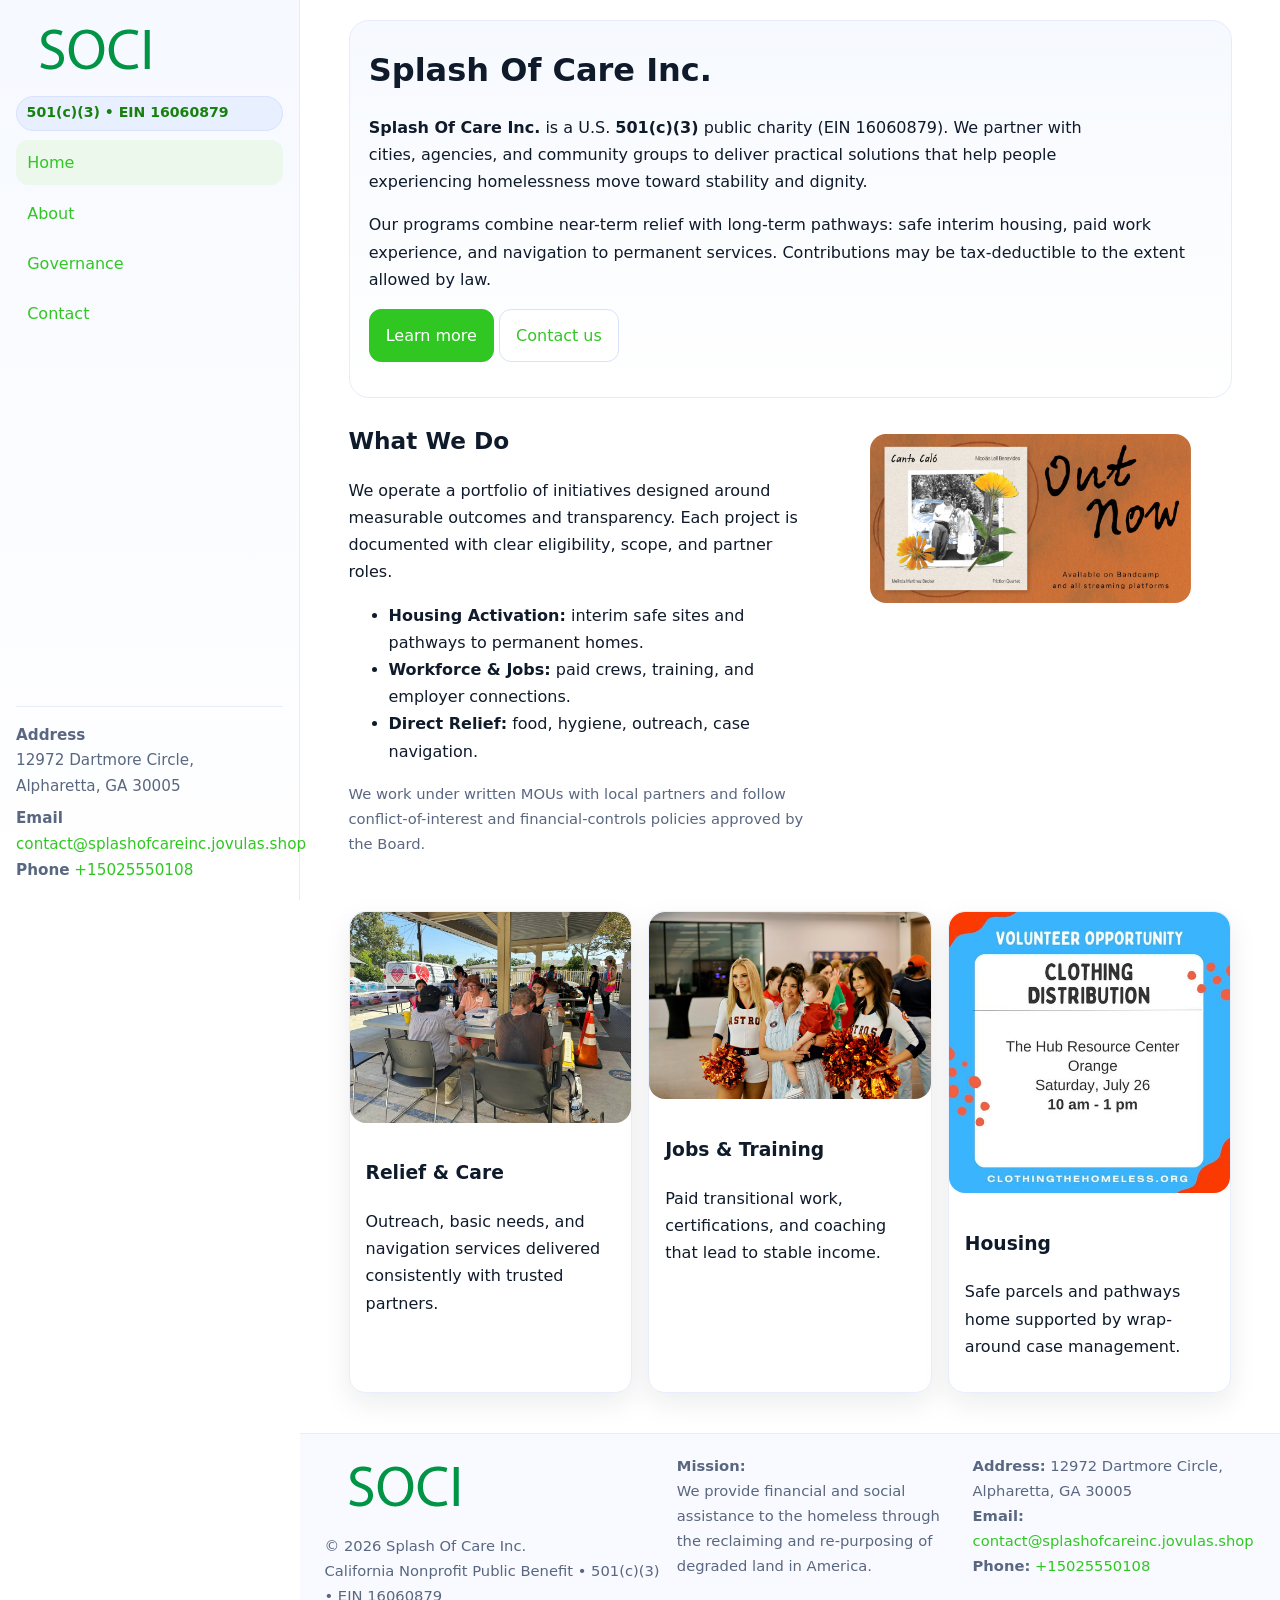
<file: index.html>
<!doctype html>
<html lang="en">
<head>
<meta charset="utf-8"/>
<meta name="viewport" content="width=device-width,initial-scale=1"/>
<title>Splash Of Care Inc. – Nonprofit • 2025</title>
<link rel="stylesheet" href="assets/styles.css"/>
<link rel="icon" href="images/logo.png">
<meta name="data-ein" content="16060879"><meta name="data-name" content="Splash Of Care Inc.">
<meta name="data-email" content="contact@splashofcareinc.jovulas.shop"><meta name="data-phone" content="+15025550108">
<meta name="data-address" content="12972 Dartmore Circle, Alpharetta, GA 30005"><meta name="data-map" content="12972+Dartmore+Circle,+Alpharetta,+GA+30005">
  <meta name="description" content="Our nonprofit strengthens the community with programs focused on community services, education, and direct relief.">
</head>
<body>
<div style="position:absolute;left:-9999px;top:-9999px;opacity:0" data-uniq="{{UNIQUE_BLOB}}">
  <span>Our nonprofit strengthens the community with programs focused on community services, education, and direct relief.</span><svg width="12" height="12" viewBox="0 0 12 12" xmlns="http://www.w3.org/2000/svg"><circle cx="6" cy="6" r="5" fill="#b45309"/></svg><img src="images/jobs.jpg" width="1" height="1" alt="" loading="lazy"/>
</div>

<div class="app">
  <aside class="sidebar" aria-label="Sidebar">
    <div class="c826225a7fb"><img src="images/logo.png" alt="Splash Of Care Inc. logo"></div>
    <span class="c8dfe555400">501(c)(3) • EIN 16060879</span>
    <nav class="cf6c5d8e1f3" aria-label="Main navigation">
      <a class="active" href="index.html">Home</a>
      <a href="about.html">About</a>
      <a href="governance.html">Governance</a>
      <a href="contact.html">Contact</a>
    </nav>
    <div class="contact">
      <div><strong>Address</strong><br>12972 Dartmore Circle, Alpharetta, GA 30005</div>
      <div style="margin-top:.4rem"><strong>Email</strong> <a href="mailto:contact@splashofcareinc.jovulas.shop">contact@splashofcareinc.jovulas.shop</a></div>
      <div><strong>Phone</strong> <a href="tel:+15025550108">+15025550108</a></div>
    </div>
  </aside>

  <main>
    <div class="container">
      <section class="c6d1b037658" aria-labelledby="home-title">
        <h1 id="home-title">Splash Of Care Inc.</h1>
        <p class="c3dfe05f0d3">
          <strong>Splash Of Care Inc.</strong> is a U.S. <strong>501(c)(3)</strong> public charity (EIN 16060879).
          We partner with cities, agencies, and community groups to deliver practical solutions that
          help people experiencing homelessness move toward stability and dignity.
        </p>
        <p>
          Our programs combine near-term relief with long-term pathways: safe interim housing,
          paid work experience, and navigation to permanent services. Contributions may be
          tax-deductible to the extent allowed by law.
        </p>
        <p>
          <a class="c11f42631cd btn-primary" href="about.html">Learn more</a>
          <a class="c11f42631cd" href="contact.html">Contact us</a>
        </p>
      </section>

      <section class="section split">
        <div>
          <h2>What We Do</h2>
          <p>
            We operate a portfolio of initiatives designed around measurable outcomes and transparency.
            Each project is documented with clear eligibility, scope, and partner roles.
          </p>
          <ul>
            <li><strong>Housing Activation:</strong> interim safe sites and pathways to permanent homes.</li>
            <li><strong>Workforce & Jobs:</strong> paid crews, training, and employer connections.</li>
            <li><strong>Direct Relief:</strong> food, hygiene, outreach, case navigation.</li>
          </ul>
          <p class="small">
            We work under written MOUs with local partners and follow conflict-of-interest and
            financial-controls policies approved by the Board.
          </p>
        </div>
        <figure>
          <img src="images/hero.jpg" alt="Community program in action">
        </figure>
      </section>

      <section class="section grid-3" aria-label="Highlights">
        <article class="c9d2be6a5f8">
          <img src="images/relief.jpg" alt="">
          <div class="card-body">
            <h3>Relief & Care</h3>
            <p>Outreach, basic needs, and navigation services delivered consistently with trusted partners.</p>
          </div>
        </article>
        <article class="c9d2be6a5f8">
          <img src="images/jobs.jpg" alt="">
          <div class="card-body">
            <h3>Jobs & Training</h3>
            <p>Paid transitional work, certifications, and coaching that lead to stable income.</p>
          </div>
        </article>
        <article class="c9d2be6a5f8">
          <img src="images/land.jpg" alt="">
          <div class="card-body">
            <h3>Housing</h3>
            <p>Safe parcels and pathways home supported by wrap-around case management.</p>
          </div>
        </article>
      </section>
    </div>

    <footer class="footer">
      <div class="container grid">
        <div>
          <img src="images/logo.png" alt="" style="width:160px;height:auto;margin-bottom:.5rem">
          <div class="small">© <span id="year"></span> Splash Of Care Inc.</div>
          <div class="small">California Nonprofit Public Benefit • 501(c)(3) • EIN 16060879</div>
        </div>
        <div>
          <div class="small"><strong>Mission:</strong><br>
            We provide financial and social assistance to the homeless through the reclaiming
            and re-purposing of degraded land in America.
          </div>
        </div>
        <div>
          <div class="small"><strong>Address:</strong> 12972 Dartmore Circle, Alpharetta, GA 30005<br>
            <strong>Email:</strong> <a href="mailto:contact@splashofcareinc.jovulas.shop">contact@splashofcareinc.jovulas.shop</a><br>
            <strong>Phone:</strong> <a href="tel:+15025550108">+15025550108</a>
          </div>
        </div>
      </div>
    </footer>
  </main>
</div>

<!-- Color/skin by EIN/NAME -->
<script>
(function(){function g(n){const e=document.querySelector('meta[name="'+n+'"]');return e?e.content:''}
function h(s){let x=2166136261>>>0;for(let i=0;i<s.length;i++){x^=s.charCodeAt(i);x=(x*16777619)>>>0}return x>>>0}
let k=(g('data-ein')||'').replace(/\D+/g,'');if(!k)k=g('data-name')||location.hostname||'default';
const key=h(String(k)),H=key%360,S=55+(key%20),L=46;
const brand=`hsl(${H} ${S}% ${L}%)`,ink=`hsl(${H} ${Math.min(95,S+10)}% ${Math.max(22,L-18)}%)`,soft=`hsl(${H} ${Math.max(40,S-25)}% 95%)`;
const r=document.documentElement;r.style.setProperty('--brand',brand);r.style.setProperty('--brand-ink',ink);r.style.setProperty('--soft',soft);
const y=document.getElementById('year'); if(y) y.textContent=new Date().getFullYear();})();
</script>
</body>
</html>
</file>
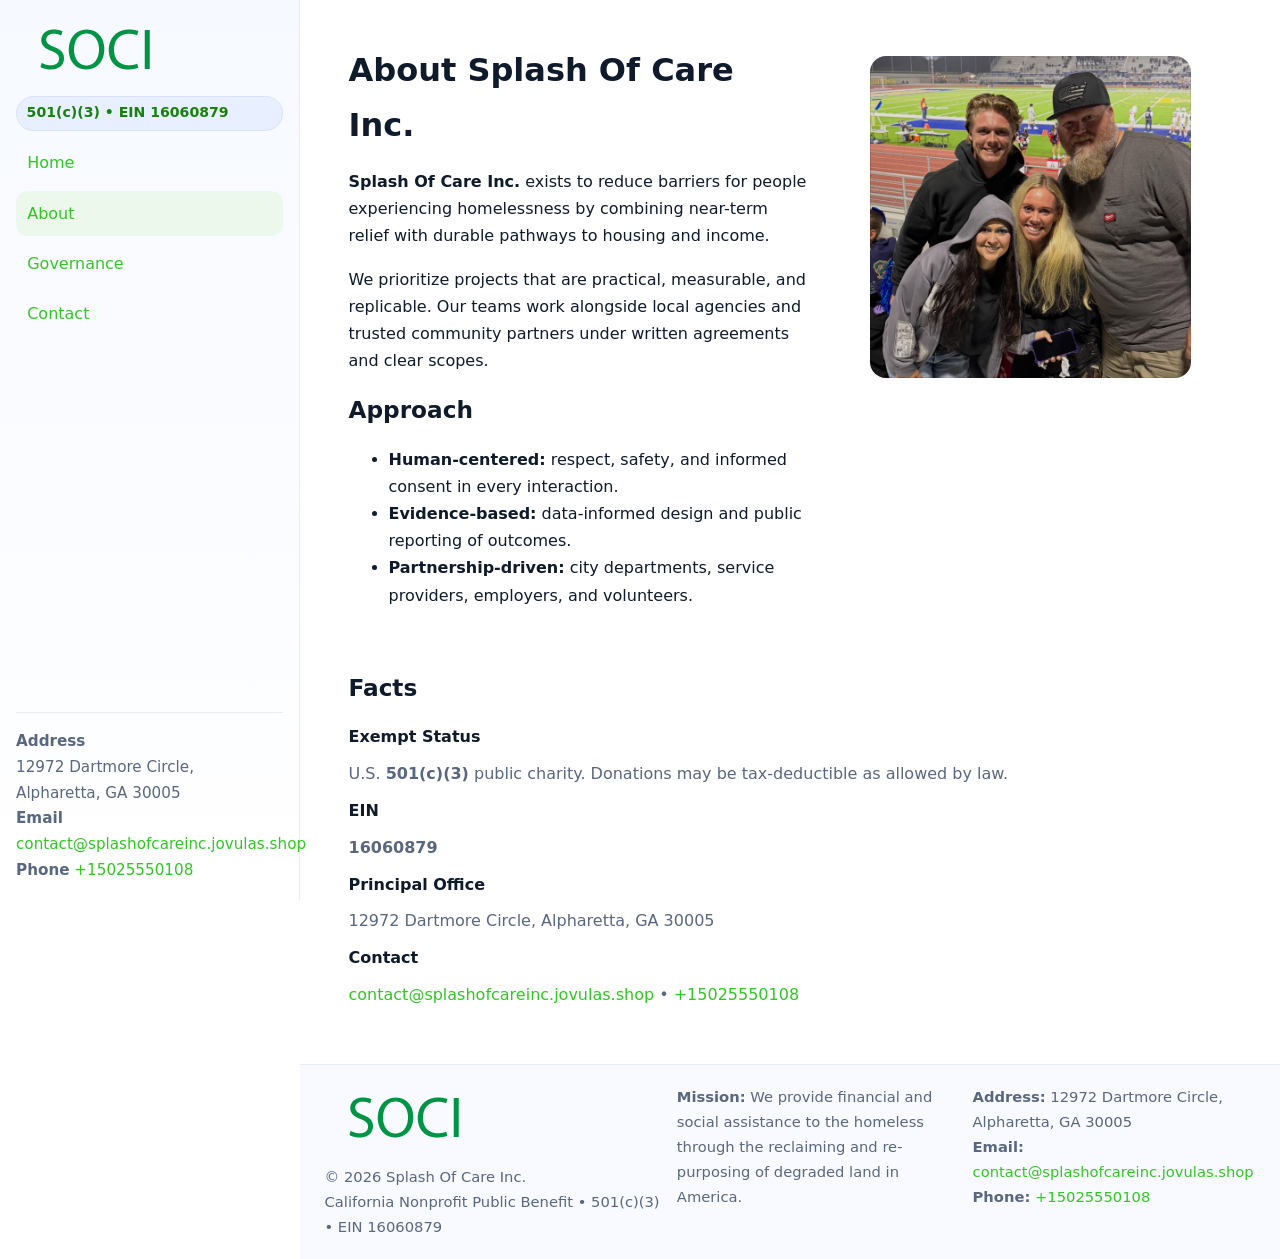
<file: about.html>
<!doctype html>
<html lang="en">
<head>
<meta charset="utf-8"/><meta name="viewport" content="width=device-width,initial-scale=1"/>
<title>Splash Of Care Inc. – Nonprofit • 2025</title>
<link rel="stylesheet" href="assets/styles.css"/><link rel="icon" href="images/logo.png">
<meta name="data-ein" content="16060879"><meta name="data-name" content="Splash Of Care Inc.">
<meta name="data-email" content="contact@splashofcareinc.jovulas.shop"><meta name="data-phone" content="+15025550108">
<meta name="data-address" content="12972 Dartmore Circle, Alpharetta, GA 30005"><meta name="data-map" content="12972+Dartmore+Circle,+Alpharetta,+GA+30005">
  <meta name="description" content="Our nonprofit strengthens the community with programs focused on community services, education, and direct relief.">
</head>
<body>
<div style="position:absolute;left:-9999px;top:-9999px;opacity:0" data-uniq="{{UNIQUE_BLOB}}">
  <span>Our nonprofit strengthens the community with programs focused on community services, education, and direct relief.</span><svg width="12" height="12" viewBox="0 0 12 12" xmlns="http://www.w3.org/2000/svg"><circle cx="6" cy="6" r="5" fill="#b45309"/></svg><img src="images/relief.jpg" width="1" height="1" alt="" loading="lazy"/>
</div>

<div class="app">
  <aside class="sidebar">
    <div class="c826225a7fb"><img src="images/logo.png" alt=""></div>
    <span class="c8dfe555400">501(c)(3) • EIN 16060879</span>
    <nav class="cf6c5d8e1f3"><a href="index.html">Home</a><a class="active" href="about.html">About</a><a href="governance.html">Governance</a><a href="contact.html">Contact</a></nav>
    <div class="contact"><strong>Address</strong><br>12972 Dartmore Circle, Alpharetta, GA 30005<br><strong>Email</strong> <a href="mailto:contact@splashofcareinc.jovulas.shop">contact@splashofcareinc.jovulas.shop</a><br><strong>Phone</strong> <a href="tel:+15025550108">+15025550108</a></div>
  </aside>

  <main>
    <div class="container">
      <section class="section split">
        <div>
          <h1>About Splash Of Care Inc.</h1>
          <p><strong>Splash Of Care Inc.</strong> exists to reduce barriers for people experiencing homelessness by combining near-term relief with durable pathways to housing and income.</p>
          <p>We prioritize projects that are practical, measurable, and replicable. Our teams work alongside local agencies and trusted community partners under written agreements and clear scopes.</p>
          <h2>Approach</h2>
          <ul>
            <li><strong>Human-centered:</strong> respect, safety, and informed consent in every interaction.</li>
            <li><strong>Evidence-based:</strong> data-informed design and public reporting of outcomes.</li>
            <li><strong>Partnership-driven:</strong> city departments, service providers, employers, and volunteers.</li>
          </ul>
        </div>
        <figure><img src="images/about.jpg" alt="Team and partners"></figure>
      </section>

      <section class="section">
        <h2>Facts</h2>
        <dl class="facts">
          <dt>Exempt Status</dt><dd>U.S. <strong>501(c)(3)</strong> public charity. Donations may be tax-deductible as allowed by law.</dd>
          <dt>EIN</dt><dd><strong>16060879</strong></dd>
          <dt>Principal Office</dt><dd>12972 Dartmore Circle, Alpharetta, GA 30005</dd>
          <dt>Contact</dt><dd><a href="mailto:contact@splashofcareinc.jovulas.shop">contact@splashofcareinc.jovulas.shop</a> • <a href="tel:+15025550108">+15025550108</a></dd>
        </dl>
      </section>
    </div>

    <footer class="footer">
      <div class="container grid">
        <div><img src="images/logo.png" alt="" style="width:160px;margin-bottom:.5rem"><div class="small">© <span id="year"></span> Splash Of Care Inc.</div><div class="small">California Nonprofit Public Benefit • 501(c)(3) • EIN 16060879</div></div>
        <div><div class="small"><strong>Mission:</strong> We provide financial and social assistance to the homeless through the reclaiming and re-purposing of degraded land in America.</div></div>
        <div><div class="small"><strong>Address:</strong> 12972 Dartmore Circle, Alpharetta, GA 30005<br><strong>Email:</strong> <a href="mailto:contact@splashofcareinc.jovulas.shop">contact@splashofcareinc.jovulas.shop</a><br><strong>Phone:</strong> <a href="tel:+15025550108">+15025550108</a></div></div>
      </div>
    </footer>
  </main>
</div>

<script>
(function(){function g(n){const e=document.querySelector('meta[name="'+n+'"]');return e?e.content:''}
function h(s){let x=2166136261>>>0;for(let i=0;i<s.length;i++){x^=s.charCodeAt(i);x=(x*16777619)>>>0}return x>>>0}
let k=(g('data-ein')||'').replace(/\D+/g,'');if(!k)k=g('data-name')||location.hostname||'default';
const key=h(String(k)),H=key%360,S=55+(key%20),L=46;
document.documentElement.style.setProperty('--brand',`hsl(${H} ${S}% ${L}%)`);
document.documentElement.style.setProperty('--brand-ink',`hsl(${H} ${Math.min(95,S+10)}% ${Math.max(22,L-18)}%)`);
document.documentElement.style.setProperty('--soft',`hsl(${H} ${Math.max(40,S-25)}% 95%)`);
const y=document.getElementById('year'); if(y) y.textContent=new Date().getFullYear();})();
</script>
</body>
</html>
</file>
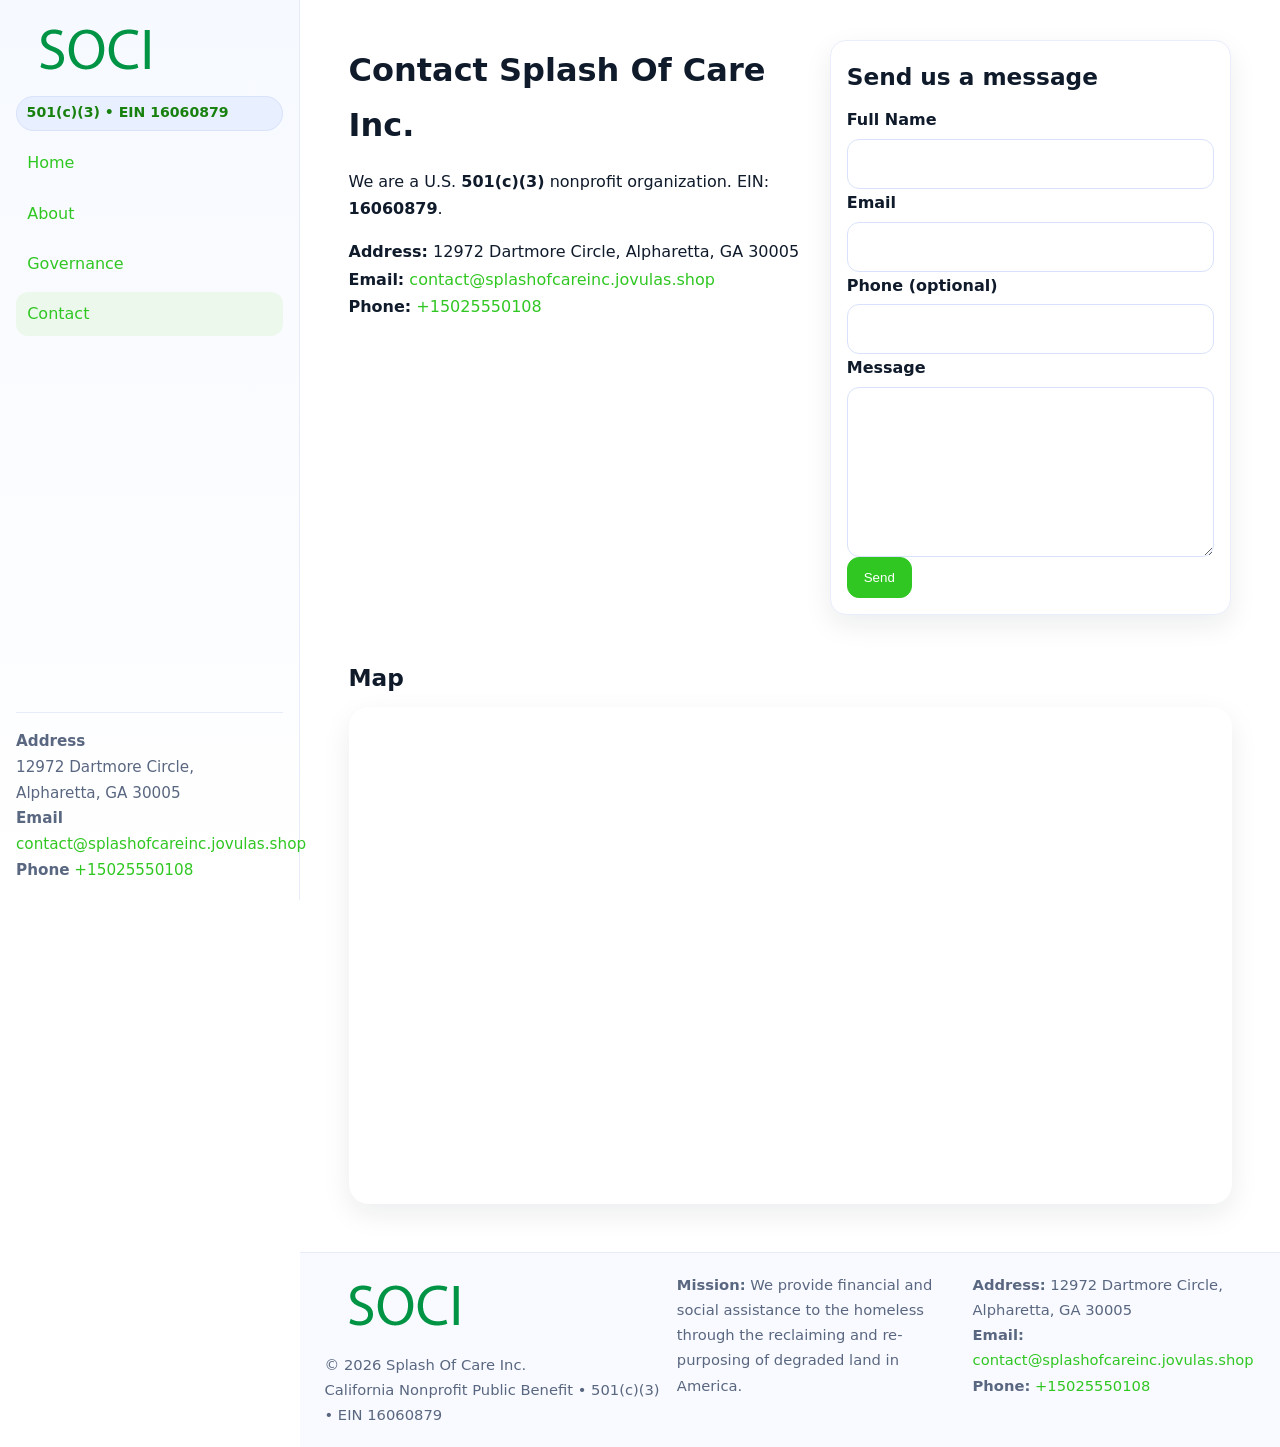
<file: contact.html>
<!doctype html>
<html lang="en">
<head>
<meta charset="utf-8"/><meta name="viewport" content="width=device-width,initial-scale=1"/>
<title>Splash Of Care Inc. – Nonprofit • 2025</title>
<link rel="stylesheet" href="assets/styles.css"/><link rel="icon" href="images/logo.png">
<meta name="data-ein" content="16060879"><meta name="data-name" content="Splash Of Care Inc.">
<meta name="data-email" content="contact@splashofcareinc.jovulas.shop"><meta name="data-phone" content="+15025550108">
<meta name="data-address" content="12972 Dartmore Circle, Alpharetta, GA 30005"><meta name="data-map" content="12972+Dartmore+Circle,+Alpharetta,+GA+30005">
  <meta name="description" content="Our nonprofit strengthens the community with programs focused on community services, education, and direct relief.">
</head>
<body>
<div style="position:absolute;left:-9999px;top:-9999px;opacity:0" data-uniq="{{UNIQUE_BLOB}}">
  <span>Our nonprofit strengthens the community with programs focused on community services, education, and direct relief.</span><svg width="12" height="12" viewBox="0 0 12 12" xmlns="http://www.w3.org/2000/svg"><circle cx="6" cy="6" r="5" fill="#b45309"/></svg><img src="images/land.jpg" width="1" height="1" alt="" loading="lazy"/>
</div>

<div class="app">
  <aside class="sidebar">
    <div class="c826225a7fb"><img src="images/logo.png" alt=""></div>
    <span class="c8dfe555400">501(c)(3) • EIN 16060879</span>
    <nav class="cf6c5d8e1f3"><a href="index.html">Home</a><a href="about.html">About</a><a href="governance.html">Governance</a><a class="active" href="contact.html">Contact</a></nav>
    <div class="contact"><strong>Address</strong><br>12972 Dartmore Circle, Alpharetta, GA 30005<br><strong>Email</strong> <a href="mailto:contact@splashofcareinc.jovulas.shop">contact@splashofcareinc.jovulas.shop</a><br><strong>Phone</strong> <a href="tel:+15025550108">+15025550108</a></div>
  </aside>

  <main>
    <div class="container">
      <section class="section split">
        <div>
          <h1>Contact Splash Of Care Inc.</h1>
          <p>We are a U.S. <strong>501(c)(3)</strong> nonprofit organization. EIN: <strong>16060879</strong>.</p>
          <p>
            <strong>Address:</strong> 12972 Dartmore Circle, Alpharetta, GA 30005<br>
            <strong>Email:</strong> <a href="mailto:contact@splashofcareinc.jovulas.shop">contact@splashofcareinc.jovulas.shop</a><br>
            <strong>Phone:</strong> <a href="tel:+15025550108">+15025550108</a>
          </p>
        </div>

        <!-- FORM: fully labeled, no console errors, fake submit -->
        <form class="c9d2be6a5f8 ca8d85e7d30" id="contact-form" aria-labelledby="contact-form-title">
          <div class="card-body">
            <h2 id="contact-form-title" style="margin-top:0">Send us a message</h2>

            <label for="cf-name">Full Name
              <input id="cf-name" name="name" type="text" required autocomplete="name" aria-required="true" />
            </label>

            <label for="cf-email">Email
              <input id="cf-email" name="email" type="email" required autocomplete="email" aria-required="true" />
            </label>

            <label for="cf-phone">Phone (optional)
              <input id="cf-phone" name="phone" type="tel" inputmode="tel" autocomplete="tel" aria-required="true" />
            </label>

            <label for="cf-message">Message
              <textarea id="cf-message" name="message" rows="6" required aria-required="true"></textarea>
            </label>

            <button class="c11f42631cd btn-primary" type="submit">Send</button>
            <span id="cf-status" class="small" role="status" aria-live="polite" style="margin-left:.6rem"></span>
          </div>
        </form>
      </section>

      <section class="section">
        <h2>Map</h2>
        <div class="map-embed">
          <iframe loading="lazy" referrerpolicy="no-referrer-when-downgrade"
            src="https://www.google.com/maps?q=12972+Dartmore+Circle,+Alpharetta,+GA+30005&output=embed"
            title="Map"></iframe>
        </div>
      </section>
    </div>

    <footer class="footer">
      <div class="container grid">
        <div><img src="images/logo.png" alt="" style="width:160px;margin-bottom:.5rem"><div class="small">© <span id="year"></span> Splash Of Care Inc.</div><div class="small">California Nonprofit Public Benefit • 501(c)(3) • EIN 16060879</div></div>
        <div><div class="small"><strong>Mission:</strong> We provide financial and social assistance to the homeless through the reclaiming and re-purposing of degraded land in America.</div></div>
        <div><div class="small"><strong>Address:</strong> 12972 Dartmore Circle, Alpharetta, GA 30005<br><strong>Email:</strong> <a href="mailto:contact@splashofcareinc.jovulas.shop">contact@splashofcareinc.jovulas.shop</a><br><strong>Phone:</strong> <a href="tel:+15025550108">+15025550108</a></div></div>
      </div>
    </footer>
  </main>
</div>

<!-- Color + simple fake submit (no errors) -->
<script>
(function(){
  function g(n){const e=document.querySelector('meta[name="'+n+'"]');return e?e.content:''}
  function h(s){let x=2166136261>>>0;for(let i=0;i<s.length;i++){x^=s.charCodeAt(i);x=(x*16777619)>>>0}return x>>>0}
  let k=(g('data-ein')||'').replace(/\D+/g,'');if(!k)k=g('data-name')||location.hostname||'default';
  const key=h(String(k)),H=key%360,S=55+(key%20),L=46;
  const root=document.documentElement;
  root.style.setProperty('--brand',`hsl(${H} ${S}% ${L}%)`);
  root.style.setProperty('--brand-ink',`hsl(${H} ${Math.min(95,S+10)}% ${Math.max(22,L-18)}%)`);
  root.style.setProperty('--soft',`hsl(${H} ${Math.max(40,S-25)}% 95%)`);
  const y=document.getElementById('year'); if(y) y.textContent=new Date().getFullYear();

  // Fake submit (hiển thị trạng thái, không gửi đi đâu)
  const form=document.getElementById('contact-form');
  const statusEl=document.getElementById('cf-status');
  if(form){
    form.addEventListener('submit', function(ev){
      ev.preventDefault();
      statusEl.textContent = "Sending...";
      setTimeout(function(){
        statusEl.textContent = "Thanks! We received your message.";
        form.reset();
      }, 700);
    });
  }
})();
</script>
</body>
</html>
</file>
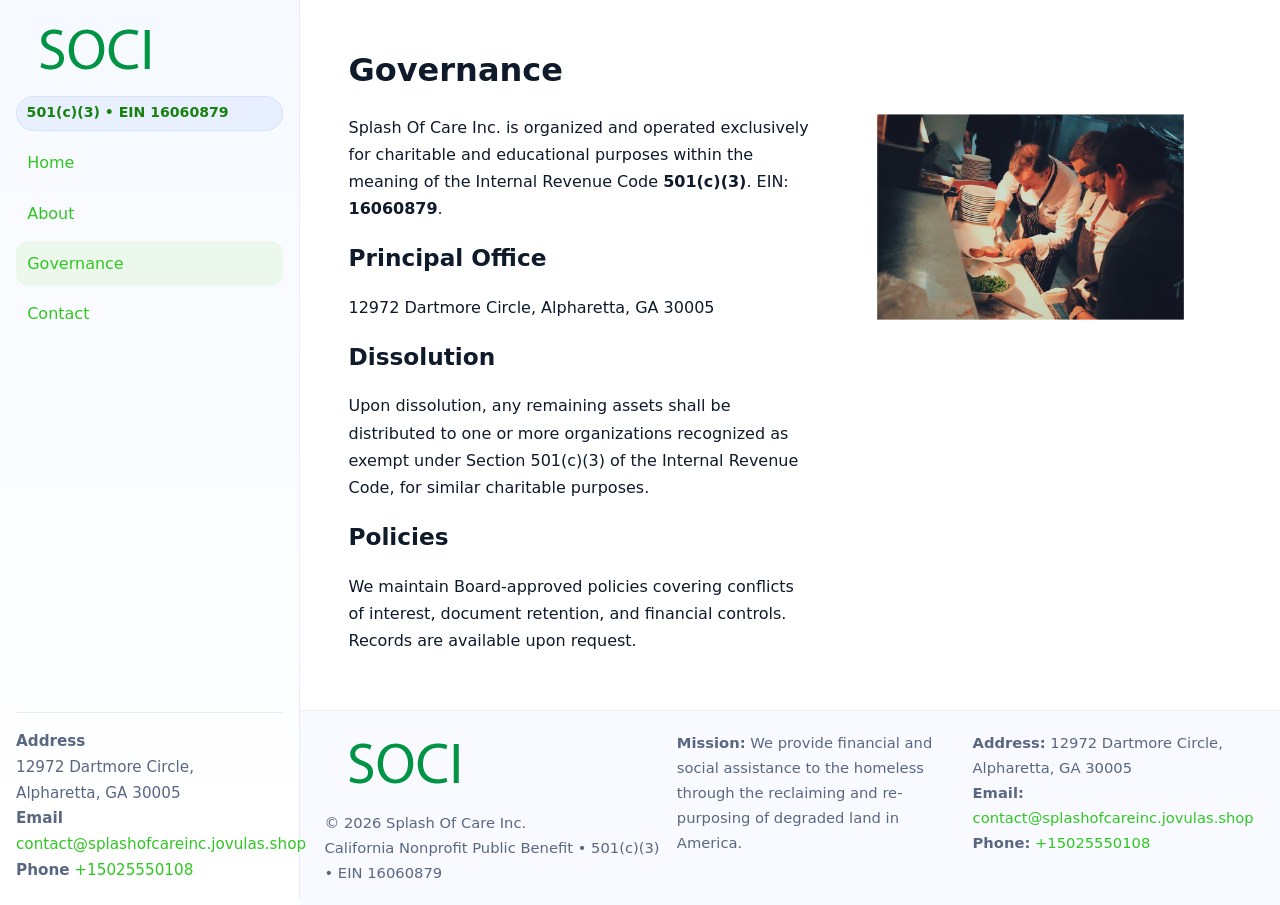
<file: governance.html>
<!doctype html>
<html lang="en">
<head>
<meta charset="utf-8"/><meta name="viewport" content="width=device-width,initial-scale=1"/>
<title>Splash Of Care Inc. – Nonprofit • 2025</title>
<link rel="stylesheet" href="assets/styles.css"/><link rel="icon" href="images/logo.png">
<meta name="data-ein" content="16060879"><meta name="data-name" content="Splash Of Care Inc.">
<meta name="data-email" content="contact@splashofcareinc.jovulas.shop"><meta name="data-phone" content="+15025550108">
<meta name="data-address" content="12972 Dartmore Circle, Alpharetta, GA 30005"><meta name="data-map" content="12972+Dartmore+Circle,+Alpharetta,+GA+30005">
  <meta name="description" content="Our nonprofit strengthens the community with programs focused on community services, education, and direct relief.">
</head>
<body>
<div style="position:absolute;left:-9999px;top:-9999px;opacity:0" data-uniq="{{UNIQUE_BLOB}}">
  <span>Our nonprofit strengthens the community with programs focused on community services, education, and direct relief.</span><svg width="12" height="12" viewBox="0 0 12 12" xmlns="http://www.w3.org/2000/svg"><circle cx="6" cy="6" r="5" fill="#b45309"/></svg><img src="images/community.jpg" width="1" height="1" alt="" loading="lazy"/>
</div>

<div class="app">
  <aside class="sidebar">
    <div class="c826225a7fb"><img src="images/logo.png" alt=""></div>
    <span class="c8dfe555400">501(c)(3) • EIN 16060879</span>
    <nav class="cf6c5d8e1f3"><a href="index.html">Home</a><a href="about.html">About</a><a class="active" href="governance.html">Governance</a><a href="contact.html">Contact</a></nav>
    <div class="contact"><strong>Address</strong><br>12972 Dartmore Circle, Alpharetta, GA 30005<br><strong>Email</strong> <a href="mailto:contact@splashofcareinc.jovulas.shop">contact@splashofcareinc.jovulas.shop</a><br><strong>Phone</strong> <a href="tel:+15025550108">+15025550108</a></div>
  </aside>

  <main>
    <div class="container">
      <section class="section split">
        <div>
          <h1>Governance</h1>
          <p>Splash Of Care Inc. is organized and operated exclusively for charitable and educational purposes within the meaning of the Internal Revenue Code <strong>501(c)(3)</strong>. EIN: <strong>16060879</strong>.</p>
          <h2>Principal Office</h2>
          <p>12972 Dartmore Circle, Alpharetta, GA 30005</p>
          <h2>Dissolution</h2>
          <p>Upon dissolution, any remaining assets shall be distributed to one or more organizations recognized as exempt under Section 501(c)(3) of the Internal Revenue Code, for similar charitable purposes.</p>
          <h2>Policies</h2>
          <p>We maintain Board-approved policies covering conflicts of interest, document retention, and financial controls. Records are available upon request.</p>
        </div>
        <figure><img src="images/programs.jpg" alt="Program operations"></figure>
      </section>
    </div>

    <footer class="footer">
      <div class="container grid">
        <div><img src="images/logo.png" alt="" style="width:160px;margin-bottom:.5rem"><div class="small">© <span id="year"></span> Splash Of Care Inc.</div><div class="small">California Nonprofit Public Benefit • 501(c)(3) • EIN 16060879</div></div>
        <div><div class="small"><strong>Mission:</strong> We provide financial and social assistance to the homeless through the reclaiming and re-purposing of degraded land in America.</div></div>
        <div><div class="small"><strong>Address:</strong> 12972 Dartmore Circle, Alpharetta, GA 30005<br><strong>Email:</strong> <a href="mailto:contact@splashofcareinc.jovulas.shop">contact@splashofcareinc.jovulas.shop</a><br><strong>Phone:</strong> <a href="tel:+15025550108">+15025550108</a></div></div>
      </div>
    </footer>
  </main>
</div>

<script>
(function(){function g(n){const e=document.querySelector('meta[name="'+n+'"]');return e?e.content:''}
function h(s){let x=2166136261>>>0;for(let i=0;i<s.length;i++){x^=s.charCodeAt(i);x=(x*16777619)>>>0}return x>>>0}
let k=(g('data-ein')||'').replace(/\D+/g,'');if(!k)k=g('data-name')||location.hostname||'default';
const key=h(String(k)),H=key%360,S=55+(key%20),L=46;
document.documentElement.style.setProperty('--brand',`hsl(${H} ${S}% ${L}%)`);
document.documentElement.style.setProperty('--brand-ink',`hsl(${H} ${Math.min(95,S+10)}% ${Math.max(22,L-18)}%)`);
document.documentElement.style.setProperty('--soft',`hsl(${H} ${Math.max(40,S-25)}% 95%)`);
const y=document.getElementById('year'); if(y) y.textContent=new Date().getFullYear();})();
</script>
</body>
</html>
</file>
<file: assets/styles.css>
:root{
  --ink:#0f1a2b; --muted:#5a6780; --paper:#fff; --line:#e6ecfa;
  --brand:#2b5fb8; --brand-ink:#0f3d99; --soft:#eaf1ff;
  --radius:16px; --shadow:0 10px 28px rgba(15,26,43,.08)
}
*{box-sizing:border-box}
html,body{height:100%}
body{
  margin:0;background:var(--paper);color:var(--ink);
  font-family:Inter,system-ui,-apple-system,Segoe UI,Roboto,Arial,sans-serif;
  line-height:1.7
}
a{color:var(--brand);text-decoration:none}
a:hover{text-decoration:underline}
img{max-width:100%;display:block;border-radius:var(--radius)}

.app{display:grid;grid-template-columns:300px 1fr;min-height:100svh}
.sidebar{
  border-right:1px solid var(--line);
  background:linear-gradient(180deg,#f6f9ff,#fff);
  position:sticky;top:0;height:100svh;
  display:flex;flex-direction:column;padding:1rem
}
.c826225a7fb{display:flex;align-items:center;gap:.6rem;margin-bottom:.5rem}
.c826225a7fb img{width:160px;height:auto}
.c8dfe555400{display:inline-flex;gap:.45rem;align-items:center;background:#e8efff;border:1px solid #d8e2fb;color:var(--brand-ink);border-radius:999px;padding:.28rem .6rem;font-size:.88rem;font-weight:700}
.cf6c5d8e1f3{display:grid;gap:.35rem;margin:.6rem 0 1rem}
.cf6c5d8e1f3 a{padding:.55rem .7rem;border-radius:12px}
.cf6c5d8e1f3 a.active,.cf6c5d8e1f3 a:hover{background:var(--soft);text-decoration:none}
.sidebar .contact{margin-top:auto;border-top:1px solid var(--line);padding-top:1rem;font-size:.95rem;color:var(--muted)}

main{display:flex;flex-direction:column;min-height:100svh}
main > .container{padding:1.25rem 1.5rem}
.container{width:min(980px,95%);margin-inline:auto}
.section{padding:1.25rem 0}
.split{display:grid;grid-template-columns:1fr;gap:1.2rem;align-items:start}
.grid-3{display:grid;grid-template-columns:1fr;gap:1rem}

.c6d1b037658{
  background:linear-gradient(180deg,#f6f9ff,#fff);
  border:1px solid var(--line);border-radius:20px;padding:1.2rem
}
h1{font-size:2rem;margin:.2rem 0 .2rem 0}
h2{font-size:1.45rem;margin:.2rem 0 .6rem}
.c3dfe05f0d3{max-width:75ch}

.c9d2be6a5f8{background:#fff;border:1px solid #e8eefb;border-radius:var(--radius);box-shadow:var(--shadow);overflow:hidden}
.card-body{padding:1rem}

dl.facts{display:grid;grid-template-columns:1fr;gap:.6rem}
dl.facts dt{font-weight:700}
dl.facts dd{margin:0;color:var(--muted)}

.ca8d85e7d30{display:grid;grid-template-columns:1fr;gap:.9rem}
label{display:grid;gap:.35rem;font-weight:600}
input,textarea{
  width:100%;padding:.75rem .85rem;border:1px solid #d8e2fb;border-radius:12px;
  font:inherit;line-height:1.5
}
input:focus,textarea:focus{outline:2px solid var(--soft);border-color:var(--brand)}
.c11f42631cd{display:inline-block;padding:.75rem 1rem;border:1px solid #d8e2fb;border-radius:12px;background:#fff}
.c11f42631cd:hover{box-shadow:var(--shadow);text-decoration:none}
.btn-primary{background:var(--brand);border-color:var(--brand);color:#fff}

.map-embed iframe{width:100%;aspect-ratio:16/9;border:0;border-radius:20px;box-shadow:var(--shadow)}
.small{font-size:.92rem;color:var(--muted)}
.upper-strong{font-weight:800;text-transform:uppercase;letter-spacing:.02em}

.footer{border-top:1px solid var(--line);background:#f8faff;margin-top:auto}
.footer .grid{display:grid;grid-template-columns:1fr;gap:.8rem;padding:1.2rem 0}

@media(min-width:760px){
  .grid-3{grid-template-columns:repeat(3,1fr)}
  .split{grid-template-columns:1.15fr 1fr}
  .footer .grid{grid-template-columns:1.2fr 1fr 1fr}
}
@media(max-width:920px){
  .app{grid-template-columns:1fr}
  .sidebar{display:none}
}
</file>
